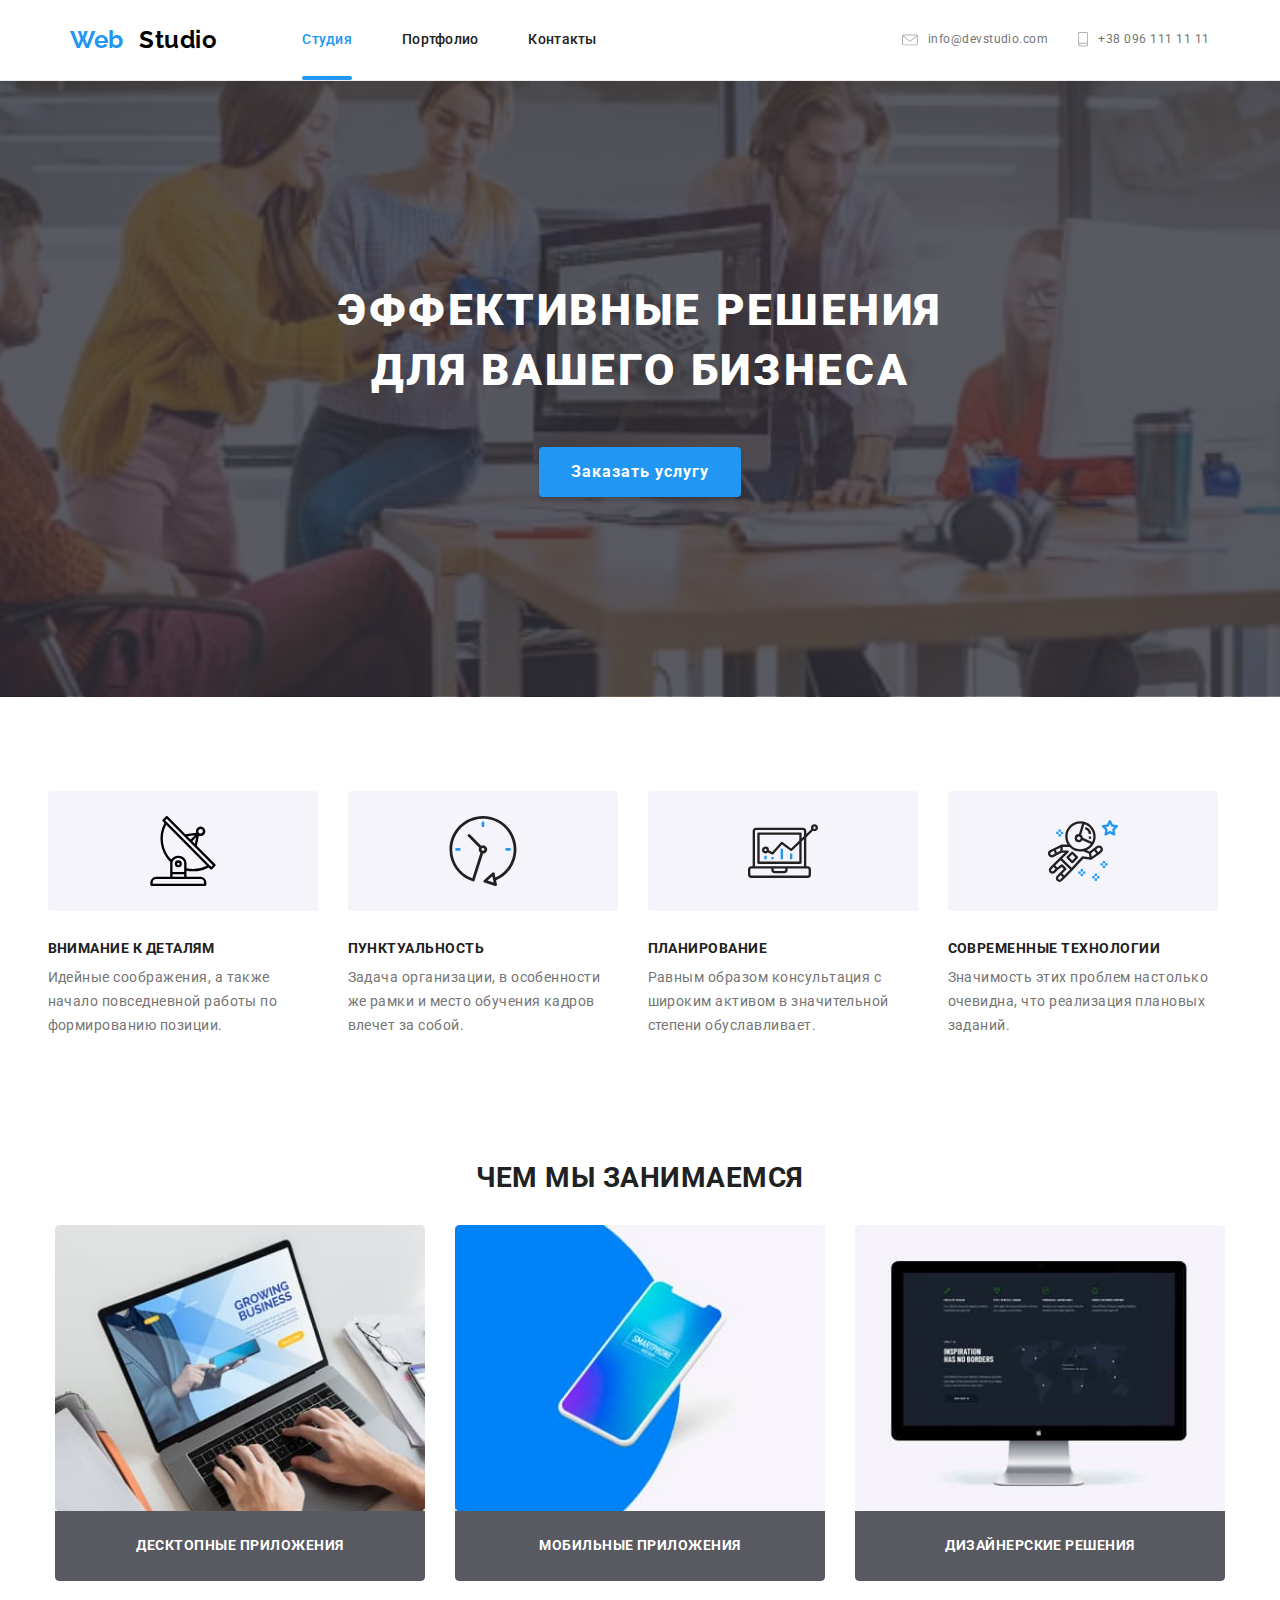
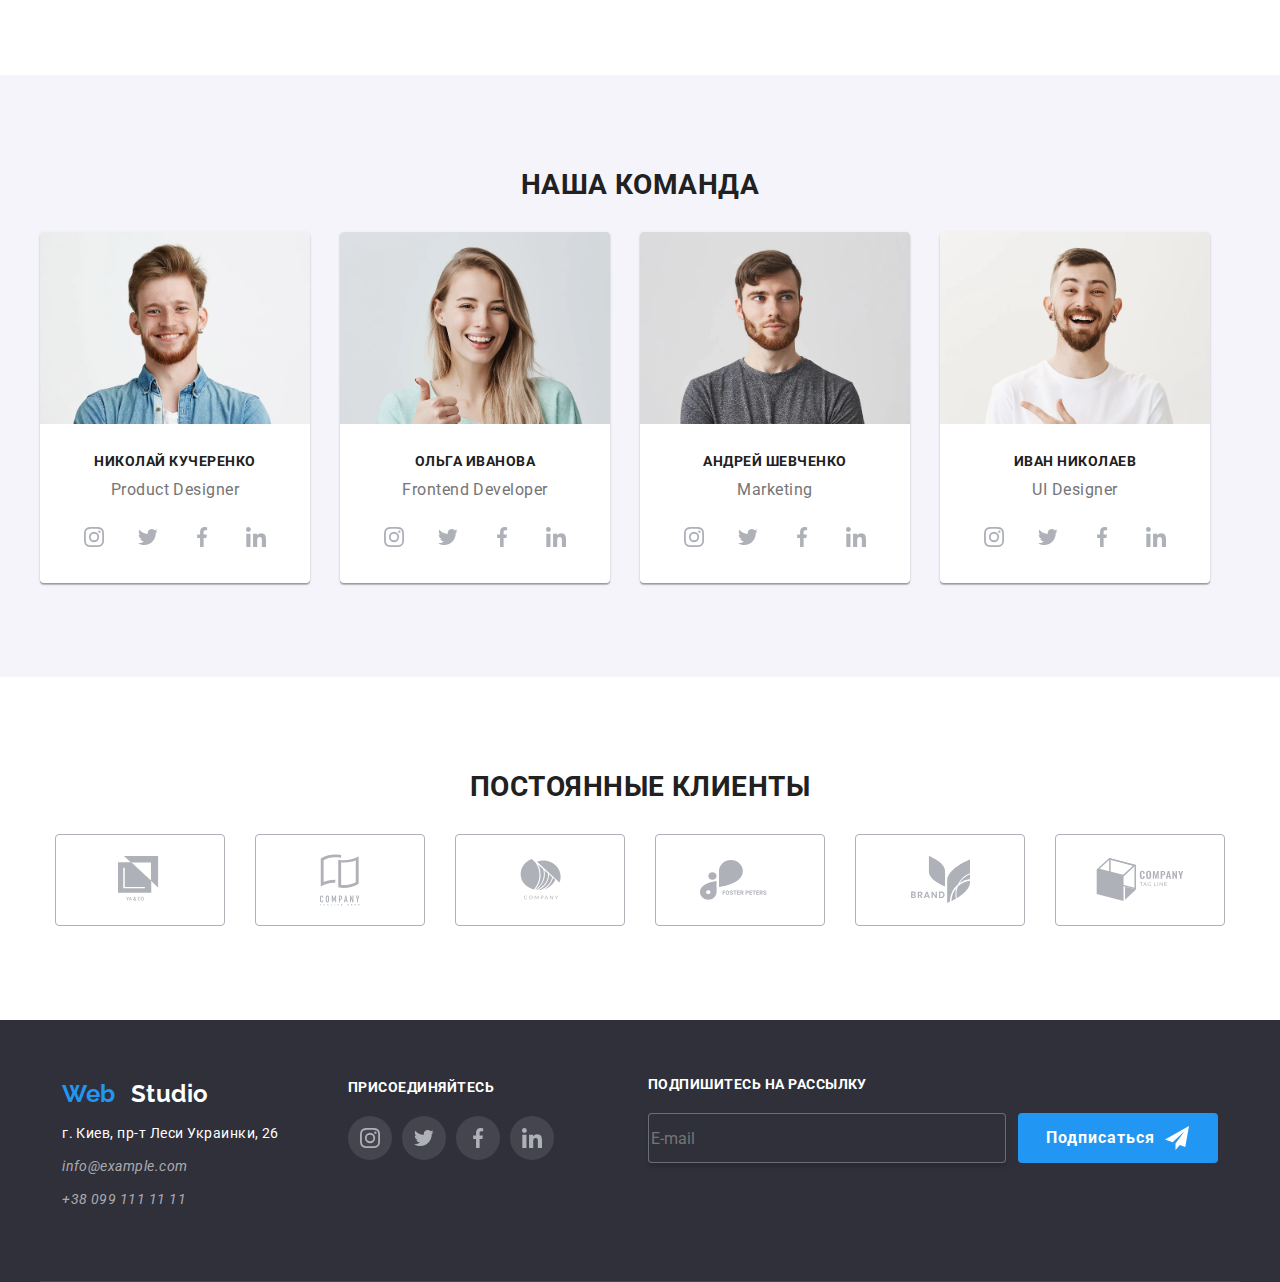
<file: index.html>
<!DOCTYPE html>
<html lang="ru">
  <head>
    <meta charset="UTF-8" />
    <meta name="viewport" content="width=device-width, initial-scale=1.0" />
    <title>Document</title>
    <link
      href="https://fonts.googleapis.com/css2?family=Raleway:wght@700&family=Roboto:wght@400;500;700&display=swap"
      rel="stylesheet"
    />

    <link
      rel="stylesheet"
      href="https://cdnjs.cloudflare.com/ajax/libs/modern-normalize/0.6.0/modern-normalize.min.css"
    />

    <link rel="stylesheet" href="./css/main.min.css" />
  </head>
  <body>
    <header class="roof">
      <div class="container head">
        <div class="logo-button">
          <a href="" class="logo">
            <span class="logo-modification">Web </span>Studio
          </a>

          <button
            type="button"
            class="menu-button is-open"
            aria-expanded="false"
            aria-colcount="container-menu"
            data-menu-button
          >
            <svg
              class="button-icon"
              width="40"
              height="40"
              aria-label="Переключатель мобильного меню"
            >
              <use
                class="icon-menu"
                href="./images/sprite.svg#icon-close_40px"
              ></use>
              <use
                class="icon-close"
                href="./images/sprite.svg#icon-menu_40px"
              ></use>
            </svg>
          </button>
        </div>

        <div class="container-menu" id="container-menu" data-menu>
          <nav class="head">
            <ul class="site-nav list">
              <li class="item"><a href="" class="link current">Студия</a></li>
              <li class="item">
                <a href="./portfolio.html" class="link">Портфолио</a>
              </li>
              <li class="item"><a href="" class="link">Контакты</a></li>
            </ul>
          </nav>

          <ul class="contacts list">
            <li class="item">
              <svg class="contacts-icon" width="16" height="14">
                <use href="./images/sprite.svg#icon-envelope"></use>
              </svg>

              <a href="mailto:info@devstudio.com" class="link"
                >info@devstudio.com</a
              >
            </li>
            <li class="item">
              <svg class="contacts-icon" width="10" height="15">
                <use href="./images/sprite.svg#icon-smartphone"></use>
              </svg>

              <a href="tel:+380961111111" class="link">+38 096 111 11 11</a>
            </li>
          </ul>
        </div>
      </div>
    </header>

    <main>
      <!--Герой-->
      <div class="overlay">
        <section class="hero">
          <h1 class="hero-title">
            эффективные решения <br />
            для вашего бизнеса
          </h1>
          <button class="button" data-modal-open>Заказать услугу</button>
          <!-- <a href="" class="button" data-modal-open>Заказать услугу</a> -->
        </section>
      </div>
      <!--Наши преимущества-->
      <section class="section advantages">
        <div class="container">
          <h2 class="section-title second visually-hidden">
            Наши преимущества
          </h2>
          <ul class="advantages-list list">
            <li class="advantages-item">
              <h3 class="section-title advantages">Внимание к деталям</h3>
              <p class="section-paragraph">
                Идейные соображения, а также начало повседневной работы по
                формированию позиции.
              </p>
            </li>
            <li class="advantages-item">
              <h3 class="section-title advantages">Пунктуальность</h3>
              <p class="section-paragraph">
                Задача организации, в особенности же рамки и место обучения
                кадров влечет за собой.
              </p>
            </li>
            <li class="advantages-item">
              <h3 class="section-title advantages">Планирование</h3>
              <p class="section-paragraph">
                Равным образом консультация с широким активом в значительной
                степени обуславливает.
              </p>
            </li>
            <li class="advantages-item">
              <h3 class="section-title advantages">Современные технологии</h3>
              <p class="section-paragraph">
                Значимость этих проблем настолько очевидна, что реализация
                плановых заданий.
              </p>
            </li>
          </ul>
        </div>
      </section>
      <!--Чем мы занимаемся-->
      <section class="section work">
        <div class="container">
          <h2 class="section-title second">
            Чем мы занимаемся
          </h2>
          <ul class="work list">
            <li class="item">
              <img
                class="picture"
                src="./images/desktop_applications.jpg"
                alt=""
                width="370"
                height="294"
              />
              <h3 class="section-title variation">Десктопные приложения</h3>
            </li>
            <li class="item">
              <img
                class="picture"
                src="./images/mobile_applications.jpg"
                alt=""
                width="370"
                height="294"
              />
              <h3 class="section-title variation">Мобильные приложения</h3>
            </li>
            <li class="item">
              <img
                class="picture"
                src="./images/design_solutions.jpg"
                alt=""
                width="370"
                height="294"
              />
              <h3 class="section-title variation">Дизайнерские решения</h3>
            </li>
          </ul>
        </div>
      </section>
      <!--Наша команда-->
      <section class="section team">
        <div class="container">
          <h2 class="section-title second">Наша команда</h2>
          <ul class="team-list list">
            <li class="team-list-item">
              <picture>
                <source
                  srcset="
                    ./images/nikolay_kucherenko/img@1x.webp  480w,
                    ./images/nikolay_kucherenko/img@2x.webp  900w,
                    ./images/nikolay_kucherenko/img@3x.webp 1350w
                  "
                  type="image/webp"
                />
                <img
                  class="picture"
                  srcset="
                    ./images/nikolay_kucherenko/img@1x.jpg  480w,
                    ./images/nikolay_kucherenko/img@2x.jpg  900w,
                    ./images/nikolay_kucherenko/img@3x.jpg 1350w
                  "
                  src="./images/nikolay_kucherenko/img@1x.jpg"
                  alt="Николай Кучеренко"
                  sizes="(min-width: 1200px) 25vw, (min-width: 768px) 50vw, 100vw"
                />
              </picture>
              <h3 class="section-title">Николай Кучеренко</h3>
              <p class="section-paragraph team">Product Designer</p>

              <ul class="networks list">
                <li class="item">
                  <a href="" class="link" aria-label="Instagram">
                    <svg class="networks-icon">
                      <use href="./images/sprite.svg#icon-instagram"></use>
                    </svg>
                  </a>
                </li>
                <li class="item">
                  <a href="" class="link" aria-label="Twiteer">
                    <svg class="networks-icon">
                      <use href="./images/sprite.svg#icon-twiteer"></use>
                    </svg>
                  </a>
                </li>
                <li class="item">
                  <a href="" class="link" aria-label="Facebook">
                    <svg class="networks-icon">
                      <use href="./images/sprite.svg#icon-facebook"></use>
                    </svg>
                  </a>
                </li>
                <li class="item">
                  <a href="" class="link" aria-label="LinkedIn">
                    <svg class="networks-icon">
                      <use href="./images/sprite.svg#icon-linkedin"></use>
                    </svg>
                  </a>
                </li>
              </ul>
            </li>
            <li class="team-list-item">
              <picture>
                <source
                  srcset="
                    ./images/olga_ivanova/img@1x.webp  480w,
                    ./images/olga_ivanova/img@2x.webp  900w,
                    ./images/olga_ivanova/img@3x.webp 1350w
                  "
                  type="image/webp"
                />
                <img
                  class="picture"
                  srcset="
                    ./images/olga_ivanova/img@1x.jpg  480w,
                    ./images/olga_ivanova/img@2x.jpg  900w,
                    ./images/olga_ivanova/img@3x.jpg 1350w
                  "
                  src="./images/olga_ivanova/img@1x.jpg"
                  alt="Ольга Иванова"
                  sizes="(min-width: 1200px) 25vw, (min-width: 768px) 50vw, 100vw"
                />
              </picture>
              <h3 class="section-title">Ольга Иванова</h3>
              <p class="section-paragraph team">Frontend Developer</p>

              <ul class="networks list">
                <li class="item">
                  <a href="" class="link" aria-label="Instagram">
                    <svg class="networks-icon">
                      <use href="./images/sprite.svg#icon-instagram"></use>
                    </svg>
                  </a>
                </li>
                <li class="item">
                  <a href="" class="link" aria-label="Twiteer">
                    <svg class="networks-icon">
                      <use href="./images/sprite.svg#icon-twiteer"></use>
                    </svg>
                  </a>
                </li>
                <li class="item">
                  <a href="" class="link" aria-label="Facebook">
                    <svg class="networks-icon">
                      <use href="./images/sprite.svg#icon-facebook"></use>
                    </svg>
                  </a>
                </li>
                <li class="item">
                  <a href="" class="link" aria-label="LinkedIn">
                    <svg class="networks-icon">
                      <use href="./images/sprite.svg#icon-linkedin"></use>
                    </svg>
                  </a>
                </li>
              </ul>
            </li>

            <li class="team-list-item">
              <picture>
                <source
                  srcset="
                    ./images/andrey_shevchenko/img@1x.webp  480w,
                    ./images/andrey_shevchenko/img@2x.webp  900w,
                    ./images/andrey_shevchenko/img@3x.webp 1350w
                  "
                  type="image/webp"
                />
                <img
                  class="picture"
                  srcset="
                    ./images/andrey_shevchenko/img@1x.jpg  480w,
                    ./images/andrey_shevchenko/img@2x.jpg  900w,
                    ./images/andrey_shevchenko/img@3x.jpg 1350w
                  "
                  src="./images/andrey_shevchenko/img@1x.jpg"
                  alt="Андрей Шевченко"
                  sizes="(min-width: 1200px) 25vw, (min-width: 768px) 50vw, 100vw"
                />
              </picture>
              <h3 class="section-title">Андрей Шевченко</h3>
              <p class="section-paragraph team">Marketing</p>

              <ul class="networks list">
                <li class="item">
                  <a href="" class="link" aria-label="Instagram">
                    <svg class="networks-icon">
                      <use href="./images/sprite.svg#icon-instagram"></use>
                    </svg>
                  </a>
                </li>
                <li class="item">
                  <a href="" class="link" aria-label="Twiteer">
                    <svg class="networks-icon">
                      <use href="./images/sprite.svg#icon-twiteer"></use>
                    </svg>
                  </a>
                </li>
                <li class="item">
                  <a href="" class="link" aria-label="Facebook">
                    <svg class="networks-icon">
                      <use href="./images/sprite.svg#icon-facebook"></use>
                    </svg>
                  </a>
                </li>
                <li class="item">
                  <a href="" class="link" aria-label="LinkedIn">
                    <svg class="networks-icon">
                      <use href="./images/sprite.svg#icon-linkedin"></use>
                    </svg>
                  </a>
                </li>
              </ul>
            </li>
            <li class="team-list-item">
              <picture>
                <source
                  srcset="
                    ./images/ivan_nikolaev/img@1x.webp  480w,
                    ./images/ivan_nikolaev/img@2x.webp  900w,
                    ./images/ivan_nikolaev/img@3x.webp 1350w
                  "
                  type="image/webp"
                />
                <img
                  class="picture"
                  srcset="
                    ./images/ivan_nikolaev/img@1x.jpg  480w,
                    ./images/ivan_nikolaev/img@2x.jpg  900w,
                    ./images/ivan_nikolaev/img@3x.jpg 1350w
                  "
                  src="./images/ivan_nikolaev/img@1x.jpg"
                  alt="Иван Николаев"
                  sizes="(min-width: 1200px) 25vw, (min-width: 768px) 50vw, 100vw"
                />
              </picture>
              <h3 class="section-title">Иван Николаев</h3>
              <p class="section-paragraph team">UI Designer</p>

              <ul class="networks list">
                <li class="item">
                  <a href="" class="link" aria-label="Instagram">
                    <svg class="networks-icon">
                      <use href="./images/sprite.svg#icon-instagram"></use>
                    </svg>
                  </a>
                </li>
                <li class="item">
                  <a href="" class="link" aria-label="Twiteer">
                    <svg class="networks-icon">
                      <use href="./images/sprite.svg#icon-twiteer"></use>
                    </svg>
                  </a>
                </li>
                <li class="item">
                  <a href="" class="link" aria-label="Facebook">
                    <svg class="networks-icon">
                      <use href="./images/sprite.svg#icon-facebook"></use>
                    </svg>
                  </a>
                </li>
                <li class="item">
                  <a href="" class="link" aria-label="LinkedIn">
                    <svg class="networks-icon">
                      <use href="./images/sprite.svg#icon-linkedin"></use>
                    </svg>
                  </a>
                </li>
              </ul>
            </li>
          </ul>
        </div>
      </section>
      <!--Постоянные клиенты-->
      <section class="section customers">
        <div class="container">
          <h2 class="section-title second">Постоянные клиенты</h2>
          <ul class="customers-list list">
            <li class="item">
              <a href="" class="customers-link" aria-label="YA & CO">
                <svg class="customers-icon" width="44" height="47">
                  <use href="./images/sprite.svg#icon-logo_1"></use>
                </svg>
              </a>
            </li>
            <li class="item">
              <a
                href=""
                class="customers-link"
                aria-label="COMPANY TAGLINE HERE"
              >
                <svg class="customers-icon" width="40" height="52">
                  <use href="./images/sprite.svg#icon-logo_2"></use>
                </svg>
              </a>
            </li>
            <li class="item">
              <a href="" class="customers-link" aria-label="COMPANY">
                <svg class="customers-icon" width="41" height="41">
                  <use href="./images/sprite.svg#icon-logo_3"></use>
                </svg>
              </a>
            </li>
            <li class="item">
              <a href="" class="customers-link" aria-label="FOSTER PETERS">
                <svg class="customers-icon" width="82" height="40">
                  <use href="./images/sprite.svg#icon-logo_4"></use>
                </svg>
              </a>
            </li>
            <li class="item">
              <a href="" class="customers-link" aria-label="BRAND">
                <svg class="customers-icon" width="59" height="47">
                  <use href="./images/sprite.svg#icon-logo_5"></use>
                </svg>
              </a>
            </li>
            <li class="item">
              <a href="" class="customers-link" aria-label="COMPANY TAG LINE">
                <svg class="customers-icon" width="88" height="44">
                  <use href="./images/sprite.svg#icon-logo_6"></use>
                </svg>
              </a>
            </li>
          </ul>
        </div>
      </section>
    </main>

    <footer class="basement">
      <div class="container foot">
        <div class="basement-join">
          <div class="basement-section">
            <a href="" class="logo">
              <span class="logo-modification">Web</span>
              <span class="logo-modification-foot">Studio</span>
            </a>
            <address class="address">
              <p class="direction list">г. Киев, пр-т Леси Украинки, 26</p>

              <a href="mailto:info@example.com" class="basement-link"
                >info@example.com</a
              >

              <a href="tel:+380991111111" class="basement-link"
                >+38 099 111 11 11</a
              >
            </address>
          </div>

          <div class="join-section">
            <b class="join">присоединяйтесь</b>
            <ul class="networks list">
              <li class="item">
                <a href="" class="link" aria-label="Instagram">
                  <svg class="networks-icon">
                    <use href="./images/sprite.svg#icon-instagram"></use>
                  </svg>
                </a>
              </li>
              <li class="item">
                <a href="" class="link" aria-label="Twiteer">
                  <svg class="networks-icon">
                    <use href="./images/sprite.svg#icon-twiteer"></use>
                  </svg>
                </a>
              </li>
              <li class="item">
                <a href="" class="link" aria-label="Facebook">
                  <svg class="networks-icon">
                    <use href="./images/sprite.svg#icon-facebook"></use>
                  </svg>
                </a>
              </li>
              <li class="item">
                <a href="" class="link" aria-label="LinkedIn">
                  <svg class="networks-icon">
                    <use href="./images/sprite.svg#icon-linkedin"></use>
                  </svg>
                </a>
              </li>
            </ul>
          </div>
        </div>

        <div class="mailing">
          <b class="mailing-title"> Подпишитесь на рассылку</b>
          <div class="mailing-grup">
            <form>
              <input type="email" placeholder="E-mail" class="mailing-input" />
            </form>
            <button class="button">
              Подписаться
              <svg class="mailing-icon">
                <use href="./images/sprite.svg#icon-icon_send"></use>
              </svg>
            </button>
          </div>
        </div>
      </div>
      <!--  <p class="copyright">2020 | Developed by GoIT Students</p> -->
    </footer>

    <!--Модальное окно-->
    <div class="backdrop is-hidden" data-modal>
      <div class="modal">
        <form class="form" autocomplete="off">
          <b class="form-title">Оставьте свои данные, мы вам презвоним</b>

          <div class="form-field">
            <input
              type="text"
              name="name"
              id="name"
              class="form-input"
              placeholder=" "
            />
            <label for="name" class="form-lable">Имя</label>

            <svg class="form-icon" width="18" height="18">
              <use href="./images/sprite.svg#icon-person"></use>
            </svg>
          </div>

          <div class="form-field">
            <input
              type="tel"
              name="tel"
              id="tel"
              class="form-input"
              placeholder=" "
            />
            <label for="tel" class="form-lable">Телефон</label>

            <svg class="form-icon" width="18" height="18">
              <use href="./images/sprite.svg#icon-phone"></use>
            </svg>
          </div>

          <div class="form-field">
            <input
              type="email"
              name="email"
              id="email"
              class="form-input"
              placeholder=" "
            />
            <label for="email" class="form-lable">Почта</label>

            <svg class="form-icon" width="18" height="18">
              <use href="./images/sprite.svg#icon-email"></use>
            </svg>
          </div>

          <div class="form-field">
            <textarea
              class="comment"
              name="comment"
              id="comment"
              placeholder=" "
            ></textarea>
            <label for="comment" class="form-textarea">Комментарий</label>
          </div>

          <div class="form-policy">
            <label class="policy-lable">
              <input type="checkbox" name="policy" class="checkbox" />
              <span class="checkbox-icon"></span>
              Соглашаюсь с рассылкой и принимаю
              <span>
                <a href="" class="policy-terms">Условия договора</a>
              </span>
            </label>
          </div>

          <button type="submit" class="button">Отправить</button>

          <button class="button-close" aria-expanded="false" data-modal-close>
            <svg class="icon-close" width="30" height="30">
              <use href="./images/sprite.svg#icon-close"></use>
            </svg>
          </button>
        </form>
      </div>
    </div>
    <script src="./js/modal.js"></script>
    <script src="./js/menu.js"></script>
  </body>
</html>
</file>
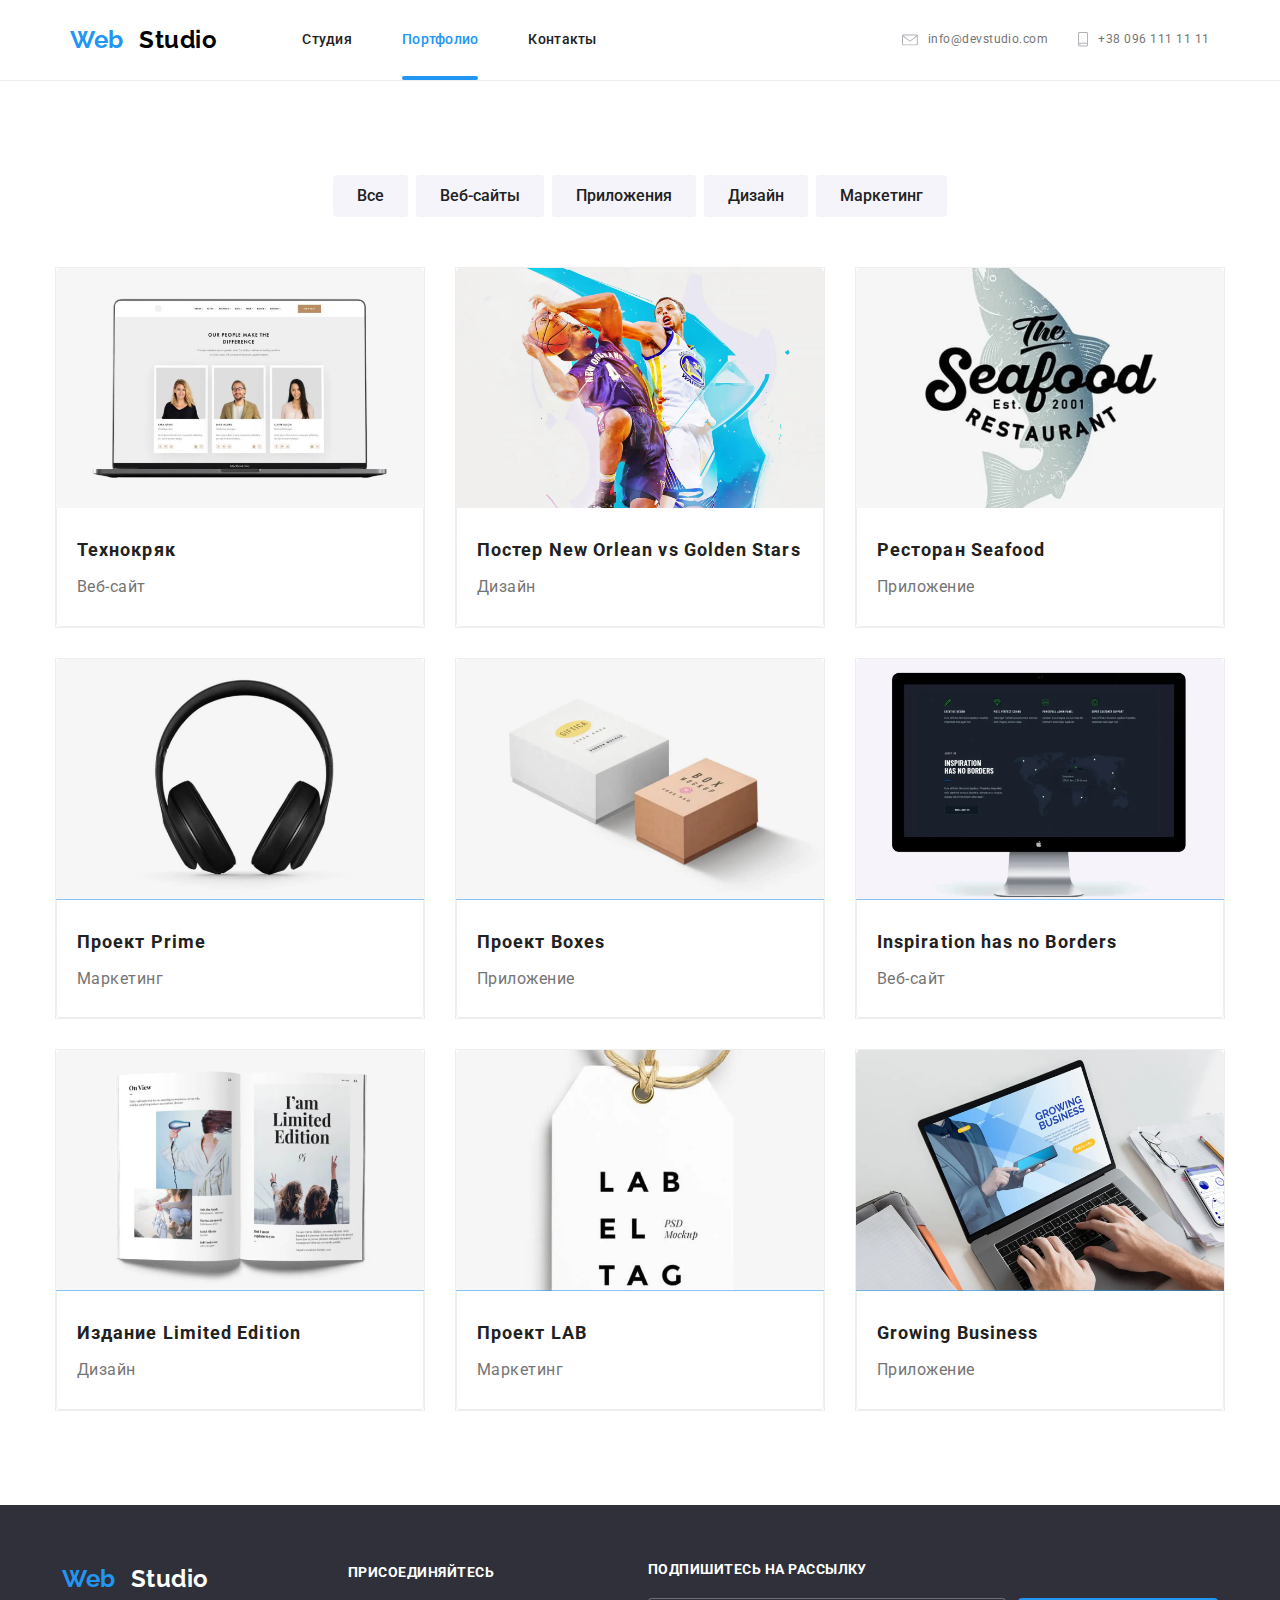
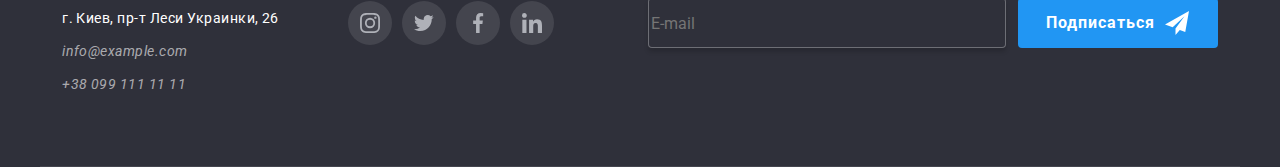
<file: portfolio.html>
<!DOCTYPE html>
<html lang="ru">
  <head>
    <meta charset="UTF-8" />
    <meta name="viewport" content="width=device-width, initial-scale=1.0" />
    <title>Document</title>
    <link
      href="https://fonts.googleapis.com/css2?family=Raleway:wght@700&family=Roboto:wght@400;500;700&display=swap"
      rel="stylesheet"
    />

    <link
      rel="stylesheet"
      href="https://cdnjs.cloudflare.com/ajax/libs/modern-normalize/0.6.0/modern-normalize.min.css"
    />

    <link rel="stylesheet" href="./css//main.min.css" />
  </head>

  <body>
    <header class="roof">
      <div class="container head">
        <div class="logo-button">
          <a href="" class="logo">
            <span class="logo-modification">Web </span>Studio
          </a>

          <button
            type="button"
            class="menu-button is-open"
            aria-expanded="false"
            aria-colcount="container-menu"
            data-menu-button
          >
            <svg
              class="button-icon"
              width="40"
              height="40"
              aria-label="Переключатель мобильного меню"
            >
              <use
                class="icon-menu"
                href="./images/sprite.svg#icon-close_40px"
              ></use>
              <use
                class="icon-close"
                href="./images/sprite.svg#icon-menu_40px"
              ></use>
            </svg>
          </button>
        </div>

        <div class="container-menu" id="container-menu" data-menu>
          <nav class="head">
            <ul class="site-nav list">
              <li class="item"><a href="index.html" class="link">Студия</a></li>
              <li class="item">
                <a href="./portfolio.html" class="link current">Портфолио</a>
              </li>
              <li class="item"><a href="" class="link">Контакты</a></li>
            </ul>
          </nav>

          <ul class="contacts list">
            <li class="item">
              <svg class="contacts-icon" width="16" height="14">
                <use href="./images/sprite.svg#icon-envelope"></use>
              </svg>

              <a href="mailto:info@devstudio.com" class="link"
                >info@devstudio.com</a
              >
            </li>
            <li class="item">
              <svg class="contacts-icon" width="10" height="15">
                <use href="./images/sprite.svg#icon-smartphone"></use>
              </svg>

              <a href="tel:+380961111111" class="link">+38 096 111 11 11</a>
            </li>
          </ul>
        </div>
      </div>
    </header>

    <main>
      <!--Наши работы-->
      <section class="portfolio">
        <div class="container">
          <h1 class="portfolio-title visually-hidden">наши работы</h1>
          <ul class="button-list list">
            <li class="item">
              <button type="button" class="portfolio-button">Все</button>
            </li>
            <li class="item">
              <button type="button" class="portfolio-button">Веб-сайты</button>
            </li>
            <li class="item">
              <button type="button" class="portfolio-button">Приложения</button>
            </li>
            <li class="item">
              <button type="button" class="portfolio-button">Дизайн</button>
            </li>
            <li class="item">
              <button type="button" class="portfolio-button">Маркетинг</button>
            </li>
          </ul>

          <ul class="portfolio-list list">
            <li class="portfolio-element">
              <a href="" class="example">
                <div class="portfolio-container">
                  <picture>
                    <source
                      srcset="
                        ./images/Portfolio/technokryak/img@1x.webp  480w,
                        ./images/Portfolio/technokryak/img@2x.webp  900w,
                        ./images/Portfolio/technokryak/img@3x.webp 1350w
                      "
                      type="image/webp"
                    />
                    <img
                      class="picture"
                      srcset="
                        ./images/Portfolio/technokryak/img@1x.jpg  480w,
                        ./images/Portfolio/technokryak/img@2x.jpg  900w,
                        ./images/Portfolio/technokryak/img@3x.jpg 1350w
                      "
                      src="./images/Portfolio/technokryak/img@1x.jpg"
                      alt=""
                      sizes="(min-width: 1200px) 25vw, (min-width: 768px) 50vw, 100vw"
                    />
                  </picture>

                  <p class="description">
                    Технокряк это современная площадка распространения
                    коронавируса. Компании используют эту платформу для
                    цифрового шпионажа и атак на защищённые сервера конкурентов.
                  </p>
                </div>

                <div class="content">
                  <h2 class="title">Технокряк</h2>
                  <p class="text">Веб-сайт</p>
                </div>
              </a>
            </li>
            <li class="portfolio-element">
              <a href="" class="example">
                <div class="portfolio-container">
                  <picture>
                    <source
                      srcset="
                        ./images/Portfolio/new_orlean_vs_golden_star/img@1x.webp  480w,
                        ./images/Portfolio/new_orlean_vs_golden_star/img@2x.webp  900w,
                        ./images/Portfolio/new_orlean_vs_golden_star/img@3x.webp 1350w
                      "
                      type="image/webp"
                    />
                    <img
                      class="picture"
                      srcset="
                        ./images/Portfolio/new_orlean_vs_golden_star/img@1x.jpg  480w,
                        ./images/Portfolio/new_orlean_vs_golden_star/img@2x.jpg  900w,
                        ./images/Portfolio/new_orlean_vs_golden_star/img@3x.jpg 1350w
                      "
                      src="./images/Portfolio/new_orlean_vs_golden_star/img@1x.jpg"
                      alt=""
                      sizes="(min-width: 1200px) 25vw, (min-width: 768px) 50vw, 100vw"
                    />
                  </picture>

                  <p class="description">
                    Lorem ipsum, dolor sit amet consectetur adipisicing elit.
                    Sapiente nostrum, molestiae modi unde maxime nihil nemo
                    consectetur nam accusantium, veniam iste dolorem
                    perspiciatis, saepe eligendi error mollitia exercitationem?
                    Officia, explicabo?
                  </p>
                </div>
                <div class="content">
                  <h2 class="title">Постер New Orlean vs Golden Stars</h2>
                  <p class="text">Дизайн</p>
                </div>
              </a>
            </li>
            <li class="portfolio-element">
              <a href="" class="example">
                <div class="portfolio-container">
                  <picture>
                    <source
                      srcset="
                        ./images/Portfolio/seafood/img@1x.webp  480w,
                        ./images/Portfolio/seafood/img@2x.webp  900w,
                        ./images/Portfolio/seafood/img@3x.webp 1350w
                      "
                      type="image/webp"
                    />
                    <img
                      class="picture"
                      srcset="
                        ./images/Portfolio/seafood/img@1x.jpg  480w,
                        ./images/Portfolio/seafood/img@2x.jpg  900w,
                        ./images/Portfolio/seafood/img@3x.jpg 1350w
                      "
                      src="./images/Portfolio/seafood/img@1x.jpg"
                      alt=""
                      sizes="(min-width: 1200px) 25vw, (min-width: 768px) 50vw, 100vw"
                    />
                  </picture>
                  <p class="description">
                    Lorem ipsum, dolor sit amet consectetur adipisicing elit.
                    Sapiente nostrum, molestiae modi unde maxime nihil nemo
                    consectetur nam accusantium, veniam iste dolorem
                    perspiciatis, saepe eligendi error mollitia exercitationem?
                    Officia, explicabo?
                  </p>
                </div>
                <div class="content">
                  <h2 class="title">Ресторан Seafood</h2>
                  <p class="text">Приложение</p>
                </div>
              </a>
            </li>
            <li class="portfolio-element">
              <a href="" class="example">
                <div class="portfolio-container">
                  <picture>
                    <source
                      srcset="
                        ./images/Portfolio/prime/img@1x.webp  480w,
                        ./images/Portfolio/prime/img@2x.webp  900w,
                        ./images/Portfolio/prime/img@3x.webp 1350w
                      "
                      type="image/webp"
                    />
                    <img
                      class="picture"
                      srcset="
                        ./images/Portfolio/prime/img@1x.jpg  480w,
                        ./images/Portfolio/prime/img@2x.jpg  900w,
                        ./images/Portfolio/prime/img@3x.jpg 1350w
                      "
                      src="./images/Portfolio/prime/img@1x.jpg"
                      alt=""
                      sizes="(min-width: 1200px) 25vw, (min-width: 768px) 50vw, 100vw"
                    />
                  </picture>
                  <p class="description">
                    Lorem ipsum, dolor sit amet consectetur adipisicing elit.
                    Sapiente nostrum, molestiae modi unde maxime nihil nemo
                    consectetur nam accusantium, veniam iste dolorem
                    perspiciatis, saepe eligendi error mollitia exercitationem?
                    Officia, explicabo?
                  </p>
                </div>
                <div class="content">
                  <h2 class="title">Проект Prime</h2>
                  <p class="text">Маркетинг</p>
                </div>
              </a>
            </li>
            <li class="portfolio-element">
              <a href="" class="example">
                <div class="portfolio-container">
                  <picture>
                    <source
                      srcset="
                        ./images/Portfolio/boxes/img@1x.webp  480w,
                        ./images/Portfolio/boxes/img@2x.webp  900w,
                        ./images/Portfolio/boxes/img@3x.webp 1350w
                      "
                      type="image/webp"
                    />
                    <img
                      class="picture"
                      srcset="
                        ./images/Portfolio/boxes/img@1x.jpg  480w,
                        ./images/Portfolio/boxes/img@2x.jpg  900w,
                        ./images/Portfolio/boxes/img@3x.jpg 1350w
                      "
                      src="./images/Portfolio/boxes/img@1x.jpg"
                      alt=""
                      sizes="(min-width: 1200px) 25vw, (min-width: 768px) 50vw, 100vw"
                    />
                  </picture>
                  <p class="description">
                    Lorem ipsum, dolor sit amet consectetur adipisicing elit.
                    Sapiente nostrum, molestiae modi unde maxime nihil nemo
                    consectetur nam accusantium, veniam iste dolorem
                    perspiciatis, saepe eligendi error mollitia exercitationem?
                    Officia, explicabo?
                  </p>
                </div>
                <div class="content">
                  <h2 class="title">Проект Boxes</h2>
                  <p class="text">Приложение</p>
                </div>
              </a>
            </li>
            <li class="portfolio-element">
              <a href="" class="example">
                <div class="portfolio-container">
                  <picture>
                    <source
                      srcset="
                        ./images/Portfolio/inspiration_has_no_borders/img@1x.webp  480w,
                        ./images/Portfolio/inspiration_has_no_borders/img@2x.webp  900w,
                        ./images/Portfolio/inspiration_has_no_borders/img@3x.webp 1350w
                      "
                      type="image/webp"
                    />
                    <img
                      class="picture"
                      srcset="
                        ./images/Portfolio/inspiration_has_no_borders/img@1x.jpg  480w,
                        ./images/Portfolio/inspiration_has_no_borders/img@2x.jpg  900w,
                        ./images/Portfolio/inspiration_has_no_borders/img@3x.jpg 1350w
                      "
                      src="./images/Portfolio/inspiration_has_no_borders/img@1x.jpg"
                      alt=""
                      sizes="(min-width: 1200px) 25vw, (min-width: 768px) 50vw, 100vw"
                    />
                  </picture>
                  <p class="description">
                    Lorem ipsum, dolor sit amet consectetur adipisicing elit.
                    Sapiente nostrum, molestiae modi unde maxime nihil nemo
                    consectetur nam accusantium, veniam iste dolorem
                    perspiciatis, saepe eligendi error mollitia exercitationem?
                    Officia, explicabo?
                  </p>
                </div>
                <div class="content">
                  <h2 class="title">Inspiration has no Borders</h2>
                  <p class="text">Веб-сайт</p>
                </div>
              </a>
            </li>
            <li class="portfolio-element">
              <a href="" class="example">
                <div class="portfolio-container">
                  <picture>
                    <source
                      srcset="
                        ./images/Portfolio/limited_edition/img@1x.webp  480w,
                        ./images/Portfolio/limited_edition/img@2x.webp  900w,
                        ./images/Portfolio/limited_edition/img@3x.webp 1350w
                      "
                      type="image/webp"
                    />
                    <img
                      class="picture"
                      srcset="
                        ./images/Portfolio/limited_edition/img@1x.jpg  480w,
                        ./images/Portfolio/limited_edition/img@2x.jpg  900w,
                        ./images/Portfolio/limited_edition/img@3x.jpg 1350w
                      "
                      src="./images/Portfolio/limited_edition/img@1x.jpg"
                      alt=""
                      sizes="(min-width: 1200px) 25vw, (min-width: 768px) 50vw, 100vw"
                    />
                  </picture>
                  <p class="description">
                    Lorem ipsum, dolor sit amet consectetur adipisicing elit.
                    Sapiente nostrum, molestiae modi unde maxime nihil nemo
                    consectetur nam accusantium, veniam iste dolorem
                    perspiciatis, saepe eligendi error mollitia exercitationem?
                    Officia, explicabo?
                  </p>
                </div>
                <div class="content">
                  <h2 class="title">Издание Limited Edition</h2>
                  <p class="text">Дизайн</p>
                </div>
              </a>
            </li>
            <li class="portfolio-element">
              <a href="" class="example">
                <div class="portfolio-container">
                  <picture>
                    <source
                      srcset="
                        ./images/Portfolio/lab/img@1x.webp  480w,
                        ./images/Portfolio/lab/img@2x.webp  900w,
                        ./images/Portfolio/lab/img@3x.webp 1350w
                      "
                      type="image/webp"
                    />
                    <img
                      class="picture"
                      srcset="
                        ./images/Portfolio/lab/img@1x.jpg  480w,
                        ./images/Portfolio/lab/img@2x.jpg  900w,
                        ./images/Portfolio/lab/img@3x.jpg 1350w
                      "
                      src="./images/Portfolio/lab/img@1x.jpg"
                      alt=""
                      sizes="(min-width: 1200px) 25vw, (min-width: 768px) 50vw, 100vw"
                    />
                  </picture>
                  <p class="description">
                    Lorem ipsum, dolor sit amet consectetur adipisicing elit.
                    Sapiente nostrum, molestiae modi unde maxime nihil nemo
                    consectetur nam accusantium, veniam iste dolorem
                    perspiciatis, saepe eligendi error mollitia exercitationem?
                    Officia, explicabo?
                  </p>
                </div>
                <div class="content">
                  <h2 class="title">Проект LAB</h2>
                  <p class="text">Маркетинг</p>
                </div>
              </a>
            </li>
            <li class="portfolio-element">
              <a href="" class="example">
                <div class="portfolio-container">
                  <picture>
                    <source
                      srcset="
                        ./images/Portfolio/growing_business/img@1x.webp  480w,
                        ./images/Portfolio/growing_business/img@2x.webp  900w,
                        ./images/Portfolio/growing_business/img@3x.webp 1350w
                      "
                      type="image/webp"
                    />
                    <img
                      class="picture"
                      srcset="
                        ./images/Portfolio/growing_business/img@1x.jpg  480w,
                        ./images/Portfolio/growing_business/img@2x.jpg  900w,
                        ./images/Portfolio/growing_business/img@3x.jpg 1350w
                      "
                      src="./images/Portfolio/growing_business/img@1x.jpg"
                      alt=""
                      sizes="(min-width: 1200px) 25vw, (min-width: 768px) 50vw, 100vw"
                    />
                  </picture>
                  <p class="description">
                    Lorem ipsum, dolor sit amet consectetur adipisicing elit.
                    Sapiente nostrum, molestiae modi unde maxime nihil nemo
                    consectetur nam accusantium, veniam iste dolorem
                    perspiciatis, saepe eligendi error mollitia exercitationem?
                    Officia, explicabo?
                  </p>
                </div>
                <div class="content">
                  <h2 class="title">Growing Business</h2>
                  <p class="text">Приложение</p>
                </div>
              </a>
            </li>
          </ul>
        </div>
      </section>
    </main>

    <footer class="basement">
      <div class="container foot">
        <div class="basement-join">
          <div class="basement-section">
            <a href="" class="logo">
              <span class="logo-modification">Web</span>
              <span class="logo-modification-foot">Studio</span>
            </a>
            <address class="address">
              <p class="direction list">г. Киев, пр-т Леси Украинки, 26</p>

              <a href="mailto:info@example.com" class="basement-link"
                >info@example.com</a
              >

              <a href="tel:+380991111111" class="basement-link"
                >+38 099 111 11 11</a
              >
            </address>
          </div>

          <div class="join-section">
            <b class="join">присоединяйтесь</b>
            <ul class="networks list">
              <li class="item">
                <a href="" class="link" aria-label="Instagram">
                  <svg class="networks-icon">
                    <use href="./images/sprite.svg#icon-instagram"></use>
                  </svg>
                </a>
              </li>
              <li class="item">
                <a href="" class="link" aria-label="Twiteer">
                  <svg class="networks-icon">
                    <use href="./images/sprite.svg#icon-twiteer"></use>
                  </svg>
                </a>
              </li>
              <li class="item">
                <a href="" class="link" aria-label="Facebook">
                  <svg class="networks-icon">
                    <use href="./images/sprite.svg#icon-facebook"></use>
                  </svg>
                </a>
              </li>
              <li class="item">
                <a href="" class="link" aria-label="LinkedIn">
                  <svg class="networks-icon">
                    <use href="./images/sprite.svg#icon-linkedin"></use>
                  </svg>
                </a>
              </li>
            </ul>
          </div>
        </div>

        <div class="mailing">
          <b class="mailing-title"> Подпишитесь на рассылку</b>
          <div class="mailing-grup">
            <form>
              <input type="email" placeholder="E-mail" class="mailing-input" />
            </form>
            <button class="button">
              Подписаться
              <svg class="mailing-icon">
                <use href="./images/sprite.svg#icon-icon_send"></use>
              </svg>
            </button>
          </div>
        </div>
      </div>
      <!--  <p class="copyright">2020 | Developed by GoIT Students</p> -->
    </footer>

    <script src="./js/modal.js"></script>
    <script src="./js/menu.js"></script>
  </body>
</html>
</file>
<file: css/main.min.css>
.site-nav,.contacts,.advantages-list,.container .work,.networks,.customers-list,.portfolio-list,.button-list{list-style:none;margin:0;padding:0}.advantages .section-title.second,.portfolio-title{position:absolute;width:1px;height:1px;margin:-1px;border:0;padding:0;clip:rect(0 0 0 0);overflow:hidden}body{font-family:Roboto, sans-serif;letter-spacing:0.03em}img{display:block;max-width:100%;height:auto}.button{display:inline-block;min-width:200px;color:#ffffff;background-color:#2196f3;font-family:inherit;font-weight:700;font-size:16px;line-height:1.87;letter-spacing:0.06em;text-align:center;padding:10px 32px;border-radius:4px;text-decoration:none;border:none;cursor:pointer}.button:hover,.button :focus{background-color:#2196f3}.link{display:block}.roof{background-color:#fff;border-bottom:1px solid #ececec}.container.head{padding-top:0em;padding-bottom:0}@media screen and (min-width: 768px){.container.head{display:-webkit-box;display:-ms-flexbox;display:flex;-ms-flex-wrap:nowrap;flex-wrap:nowrap;-webkit-box-pack:center;-ms-flex-pack:center;justify-content:center;-webkit-box-align:center;-ms-flex-align:center;align-items:center;margin:0}}@media screen and (min-width: 1200px){.container.head{margin:auto}}.container-menu{text-align:center;background:#ffffff;-webkit-box-shadow:0px 1px 3px rgba(0,0,0,0.16),0px 2px 4px rgba(0,0,0,0.08),0px 4px 8px rgba(0,0,0,0.04);box-shadow:0px 1px 3px rgba(0,0,0,0.16),0px 2px 4px rgba(0,0,0,0.08),0px 4px 8px rgba(0,0,0,0.04)}@media screen and (max-width: 767px){.container-menu{display:none;position:absolute;top:100%;left:0;width:100%;z-index:1}.container-menu.is-open{display:block;-webkit-box-align:center;-ms-flex-align:center;align-items:center;-webkit-box-pack:center;-ms-flex-pack:center;justify-content:center}}@media screen and (min-width: 768px) and (max-width: 1199px){.container-menu{display:-webkit-box;display:-ms-flexbox;display:flex;-webkit-box-shadow:none;box-shadow:none;-webkit-box-align:center;-ms-flex-align:center;align-items:center;margin-left:81px}}@media screen and (min-width: 1200px){.container-menu{display:-webkit-box;display:-ms-flexbox;display:flex;-webkit-box-shadow:none;box-shadow:none;-webkit-box-align:center;-ms-flex-align:center;align-items:center}}.logo-button{display:-webkit-box;display:-ms-flexbox;display:flex;-webkit-box-align:center;-ms-flex-align:center;align-items:center;-webkit-box-pack:justify;-ms-flex-pack:justify;justify-content:space-between}@media screen and (min-width: 768px){.logo-button{-ms-flex-wrap:nowrap;flex-wrap:nowrap}}@media screen and (max-width: 767px){.site-nav{margin-left:0;margin-top:60px;margin-bottom:60px}}@media screen and (min-width: 768px){.site-nav{display:-webkit-box;display:-ms-flexbox;display:flex;-ms-flex-wrap:nowrap;flex-wrap:nowrap}}@media screen and (min-width: 1200px){.site-nav{margin-left:85px;margin-right:305px}}.site-nav .item{margin-right:50px;position:relative}@media screen and (max-width: 767px){.site-nav .item{margin-right:auto;margin-left:auto}.site-nav .item:not(:last-child){margin-bottom:40px}}@media screen and (min-width: 1200px){.site-nav .item:nth-child(3){margin-right:0}}.site-nav .link{display:block;padding-top:32px;padding-bottom:32px;color:#212121;font-weight:500;font-size:14px;line-height:1.14;letter-spacing:0.02em;text-decoration:none;-webkit-transition:color 250ms cubic-bezier(0.4, 0, 0.2, 1);transition:color 250ms cubic-bezier(0.4, 0, 0.2, 1)}@media screen and (max-width: 767px){.site-nav .link{display:inline-block;font-size:18px;line-height:1.16;padding-top:0;padding-bottom:8px}}.site-nav .link:hover,.site-nav .link :focus{color:#2196f3}.site-nav .link.current::after{content:"";position:absolute;display:block;background-color:#2196f3;width:100%;height:4px;border-radius:4px;bottom:0}@media screen and (max-width: 767px){.site-nav .link.current{position:relative}}.site-nav .link.current{color:#2196f3}.contacts{margin-left:auto}@media screen and (min-width: 768px){.contacts{-webkit-box-pack:start;-ms-flex-pack:start;justify-content:start;-webkit-box-orient:horizontal;-webkit-box-direction:normal;-ms-flex-direction:row;flex-direction:row}}@media screen and (min-width: 1200px){.contacts{display:-webkit-box;display:-ms-flexbox;display:flex;-ms-flex-wrap:nowrap;flex-wrap:nowrap}}.contacts .item{display:-webkit-box;display:-ms-flexbox;display:flex;-webkit-box-align:center;-ms-flex-align:center;align-items:center;padding:0;border:none;color:#afb1b8}@media screen and (max-width: 767px){.contacts .item{-webkit-box-pack:center;-ms-flex-pack:center;justify-content:center;-webkit-box-align:center;-ms-flex-align:center;align-items:center}.contacts .item+.item{margin-top:16px;margin-bottom:60px}}@media screen and (min-width: 768px){.contacts .item:nth-child(2){margin-top:10px}}@media screen and (min-width: 1200px){.contacts .item:nth-child(2){margin-top:0;margin-left:30px}}.contacts .item:hover .contacts-icon{fill:#2196f3}.contacts .link{text-decoration:none;color:#757575;-webkit-transition:color 250ms cubic-bezier(0.4, 0, 0.2, 1);transition:color 250ms cubic-bezier(0.4, 0, 0.2, 1)}.contacts .link:hover,.contacts .link :focus{color:#2196f3}@media screen and (min-width: 768px){.contacts .link{font-size:12px;line-height:1.16}}.contacts-icon{margin-right:10px;fill:currentColor;-webkit-transition:fill 250ms cubic-bezier(0.4, 0, 0.2, 1);transition:fill 250ms cubic-bezier(0.4, 0, 0.2, 1)}.menu-button{display:-webkit-inline-box;display:-ms-inline-flexbox;display:inline-flex;margin:0;padding:0;border:none;background-color:transparent;cursor:pointer}@media screen and (min-width: 768px){.menu-button{display:none}}.button-icon{-webkit-transition:fill 250ms cubic-bezier(0.4, 0, 0.2, 1);transition:fill 250ms cubic-bezier(0.4, 0, 0.2, 1)}.menu-button:hover .button-icon{fill:#2196f3}.menu-button .icon-close{display:none}.menu-button.is-open .icon-close{display:block}.menu-button.is-open .icon-menu{display:none}.container{position:relative;padding-left:15px;padding-right:15px;margin:0 auto}@media screen and (min-width: 768px){.container{width:768px;margin-right:auto;margin-left:auto}}@media screen and (min-width: 1200px){.container{width:1200px}}.logo{color:#000000;font-family:Raleway, sans-serif;font-weight:700;font-size:26px;line-height:1.19;text-decoration:none}@media screen and (min-width: 768px){.logo{font-size:24px;line-height:1.17}}.logo-modification{margin-right:9px;color:#2196f3}.overlay{margin-left:auto;margin-right:auto;background-image:-webkit-gradient(linear, left top, right top, from(rgba(47,48,58,0.8)), to(rgba(47,48,58,0.8))),url(../images/hero/header_img@1x.jpg);background-image:linear-gradient(to right, rgba(47,48,58,0.8), rgba(47,48,58,0.8)),url(../images/hero/header_img@1x.jpg);background-repeat:no-repeat;background-position:center;background-size:cover;background-color:rgba(47,48,58,0.8)}@media screen and (min-device-pixel-ratio: 2), screen and (-webkit-min-device-pixel-ratio: 2), screen and (min-resolution: 192dpi), screen and (min-resolution: 2dppx){.overlay{background-image:-webkit-gradient(linear, left top, right top, from(rgba(47,48,58,0.8)), to(rgba(47,48,58,0.8))),url(../images/hero/header_img@2x.jpg);background-image:linear-gradient(to right, rgba(47,48,58,0.8), rgba(47,48,58,0.8)),url(../images/hero/header_img@2x.jpg)}}@media screen and (min-device-pixel-ratio: 3), screen and (-webkit-min-device-pixel-ratio: 3), screen and (min-resolution: 288dpi), screen and (min-resolution: 3dppx){.overlay{background-image:-webkit-gradient(linear, left top, right top, from(rgba(47,48,58,0.8)), to(rgba(47,48,58,0.8))),url(../images/hero/header_img@3x.jpg);background-image:linear-gradient(to right, rgba(47,48,58,0.8), rgba(47,48,58,0.8)),url(../images/hero/header_img@3x.jpg)}}.hero{text-align:center;padding-top:118px;padding-bottom:118px}@media screen and (min-width: 1200px){.hero{padding-top:200px;padding-bottom:200px}}.hero-title{margin-top:0;margin-bottom:46px;color:#fff;font-weight:900;font-size:26px;line-height:1.61;letter-spacing:0.06em;text-transform:uppercase}@media screen and (min-width: 1200px){.hero-title{font-size:44px;line-height:1.36}}.hero .button{-webkit-box-shadow:0px 4px 4px rgba(0,0,0,0.15);box-shadow:0px 4px 4px rgba(0,0,0,0.15);border-radius:4px}.section-title{margin-top:0;margin-bottom:0;text-align:center;color:#212121;font-weight:700;font-size:14px;line-height:1.14;text-transform:uppercase}.section-paragraph{margin-top:0;margin-bottom:0;color:#757575;font-size:14px;line-height:1.71}.section .link:hover,.section .link :focus{background-color:#2196f3}.section-title.second{margin-top:0;margin-bottom:50px;color:#212121;font-weight:700;font-size:36px;line-height:1.17;text-align:center}@media screen and (max-width: 767px){.section-title.second{font-size:28px}}@media screen and (min-width: 768px){.section-title.second{display:-webkit-box;display:-ms-flexbox;display:flex;-webkit-box-pack:center;-ms-flex-pack:center;justify-content:center;font-size:28px;margin-bottom:30px}}.section.advantages{padding-top:60px;padding-bottom:60px}@media screen and (min-width: 768px){.section.advantages{padding-right:15px;padding-left:15px}}@media screen and (min-width: 1200px){.section.advantages{padding-top:94px;padding-bottom:94px}}.advantages-list{display:-webkit-box;display:-ms-flexbox;display:flex;-webkit-box-pack:center;-ms-flex-pack:center;justify-content:center;-webkit-box-align:center;-ms-flex-align:center;align-items:center;-ms-flex-wrap:wrap;flex-wrap:wrap;margin-right:-15px;margin-left:-15px}@media screen and (min-width: 768px){.advantages-list{-webkit-box-align:stretch;-ms-flex-align:stretch;align-items:stretch}}.advantages-item::before{content:"";display:block;height:120px;margin-bottom:30px;border-radius:4px;background-repeat:no-repeat;background-size:70px 70px;background-position:center;background-color:#f5f4fa}@media screen and (max-width: 767px){.advantages-item{margin-right:auto;margin-left:auto;width:450px}.advantages-item:not(:last-child){margin-bottom:30px}}@media screen and (min-width: 768px){.advantages-item{-ms-flex-preferred-size:calc((100% - 4 * 15px) / 2);flex-basis:calc((100% - 4 * 15px) / 2);margin-right:30px;margin-bottom:30px}}@media screen and (min-width: 768px) and (min-width: 768px){.advantages-item:nth-last-child(-n+2){margin-bottom:0}}@media screen and (min-width: 1200px){.advantages-item{-ms-flex-preferred-size:calc((100% - 8 * 15px) / 4);flex-basis:calc((100% - 8 * 15px) / 4)}.advantages-item:nth-child(4){margin-right:15px}}.advantages-item:nth-child(1)::before{background-image:url(../images/antenna.svg)}.advantages-item:nth-child(2)::before{background-image:url(../images/clock.svg)}.advantages-item:nth-child(3)::before{background-image:url(../images/diagram.svg)}.advantages-item:nth-child(4)::before{background-image:url(../images/astronaut.svg)}.advantages-list .item{width:278px}.advantages-item .link{padding:25px 100px;margin-bottom:30px;background:#f5f4fa;border-radius:4px}.section-title.advantages{display:-webkit-box;display:-ms-flexbox;display:flex;-webkit-box-pack:center;-ms-flex-pack:center;justify-content:center;margin-bottom:10px;text-align:left}@media screen and (min-width: 768px){.section-title.advantages{-webkit-box-pack:start;-ms-flex-pack:start;justify-content:flex-start}}.work .item{position:relative;-ms-flex-preferred-size:calc((100% - 4 * 15px) / 2);flex-basis:calc((100% - 4 * 15px) / 2)}.variation{bottom:0;width:100%}.section.work{padding-top:0;padding-bottom:94px}@media screen and (max-width: 1199px){.section.work{display:none}}.list.work .section-title{color:#ffffff;background:rgba(47,48,58,0.8);border-radius:0px 0px 4px 4px;padding-top:27px;padding-bottom:27px}.container .work{display:-webkit-box;display:-ms-flexbox;display:flex;-webkit-box-pack:center;-ms-flex-pack:center;justify-content:center}.work .item{width:370px;border-radius:4px;overflow:hidden}.work .item+.item{margin-left:30px}.section.team{padding-top:60px;padding-bottom:60px;background-color:#f5f4fa}@media screen and (min-width: 768px){.section.team{padding-right:15px;padding-left:15px}}@media screen and (min-width: 1200px){.section.team{padding-top:94px;padding-bottom:94px}}.team-list{display:-webkit-box;display:-ms-flexbox;display:flex;-webkit-box-pack:center;-ms-flex-pack:center;justify-content:center;margin:0;padding:0;list-style:none}@media screen and (min-width: 480px){.team-list{display:-webkit-box;display:-ms-flexbox;display:flex;-ms-flex-wrap:wrap;flex-wrap:wrap;margin-right:-15px;margin-left:-15px}}.team-list-item{background-color:#ffffff;padding-bottom:24px;border-radius:4px;overflow:hidden;-webkit-box-shadow:0px 2px 1px rgba(0,0,0,0.2),0px 1px 1px rgba(0,0,0,0.14),0px 1px 3px rgba(0,0,0,0.12);box-shadow:0px 2px 1px rgba(0,0,0,0.2),0px 1px 1px rgba(0,0,0,0.14),0px 1px 3px rgba(0,0,0,0.12)}@media screen and (max-width: 767px){.team-list-item{width:450px}.team-list-item:not(:last-child){margin-bottom:30px}}@media screen and (min-width: 768px){.team-list-item{-ms-flex-preferred-size:calc((100% - 4 * 15px) / 2);flex-basis:calc((100% - 4 * 15px) / 2);margin-bottom:30px;margin-right:30px}}@media screen and (min-width: 768px) and (min-width: 768px){.team-list-item:nth-last-child(-n+2){margin-bottom:0}}@media screen and (min-width: 1200px){.team-list-item{-ms-flex-preferred-size:calc((100% - 8 * 15px) / 4);flex-basis:calc((100% - 8 * 15px) / 4);margin-bottom:0}}.section-title.team{font-weight:500;font-size:16px;line-height:1.19}.team-list-item .section-title{margin-bottom:10px}.team-list-item .picture{margin-bottom:30px}.section-paragraph.team{font-size:16px;line-height:1.19;text-align:center;margin-bottom:16px}.networks{display:-webkit-box;display:-ms-flexbox;display:flex;-webkit-box-pack:center;-ms-flex-pack:center;justify-content:center}.networks .item+.item{margin-left:10px}.networks .link{display:-webkit-box;display:-ms-flexbox;display:flex;-webkit-box-pack:center;-ms-flex-pack:center;justify-content:center;-webkit-box-align:center;-ms-flex-align:center;align-items:center;width:44px;height:44px;padding:0;border-radius:50%;color:#afb1b8;-webkit-transition:background-color 250ms cubic-bezier(0.4, 0, 0.2, 1);transition:background-color 250ms cubic-bezier(0.4, 0, 0.2, 1)}.networks-icon{width:20px;height:20px;fill:currentColor;-webkit-transition:fill 250ms cubic-bezier(0.4, 0, 0.2, 1);transition:fill 250ms cubic-bezier(0.4, 0, 0.2, 1)}.networks .link:hover .networks-icon{fill:#ffffff}.section.customers{padding-top:60px;padding-bottom:60px}@media screen and (min-width: 1200px){.section.customers{padding-top:94px;padding-bottom:94px}}.customers-list{display:-webkit-box;display:-ms-flexbox;display:flex;-ms-flex-wrap:wrap;flex-wrap:wrap;-webkit-box-pack:center;-ms-flex-pack:center;justify-content:center;-webkit-box-align:center;-ms-flex-align:center;align-items:center}.customers-list .item{width:210px;min-height:90px;display:-webkit-box;display:-ms-flexbox;display:flex;-webkit-box-pack:center;-ms-flex-pack:center;justify-content:center;-webkit-box-align:center;-ms-flex-align:center;align-items:center;border-radius:4px;border:1px solid #afb1b8}@media screen and (max-width: 767px){.customers-list .item{-ms-flex-preferred-size:calc((100% - 4 * 15px) / 2);flex-basis:calc((100% - 4 * 15px) / 2)}.customers-list .item:nth-child(1),.customers-list .item:nth-child(2),.customers-list .item:nth-child(3),.customers-list .item:nth-child(4){margin-bottom:30px}}@media screen and (max-width: 767px) and (max-width: 767px){.customers-list .item:nth-child(2n){margin-left:30px}}@media screen and (min-width: 768px){.customers-list .item{-ms-flex-preferred-size:calc((100% - 60px) / 3);flex-basis:calc((100% - 60px) / 3);margin-right:30px;margin-bottom:30px;width:226px}}@media screen and (min-width: 768px) and (min-width: 768px){.customers-list .item:nth-last-child(-n+3){margin-bottom:0}}@media screen and (min-width: 768px) and (min-width: 768px) and (max-width: 1199px){.customers-list .item:nth-child(3n){margin-right:0}}@media screen and (min-width: 1200px){.customers-list .item{-ms-flex-preferred-size:calc((100% - 180px) / 6);flex-basis:calc((100% - 180px) / 6);width:170px;margin-bottom:0}.customers-list .item:nth-child(3n){margin-right:30px}.customers-list .item:nth-last-child(1){margin-right:0}}.customers-link{display:-webkit-box;display:-ms-flexbox;display:flex;-webkit-box-pack:center;-ms-flex-pack:center;justify-content:center;-webkit-box-align:center;-ms-flex-align:center;align-items:center;width:210px;height:90px;color:#afb1b8}.customers-icon{fill:currentColor;-webkit-transition:fill 250ms cubic-bezier(0.4, 0, 0.2, 1);transition:fill 250ms cubic-bezier(0.4, 0, 0.2, 1)}.customers-link:hover .customers-icon{fill:#2196f3}.customers-list .item:hover{border:1px solid #2196f3}.container.foot{-webkit-box-align:baseline;-ms-flex-align:baseline;align-items:baseline;border-bottom:1px solid rgba(255,255,255,0.1);padding-top:0;padding-bottom:0;display:-webkit-box;display:-ms-flexbox;display:flex;-ms-flex-wrap:wrap;flex-wrap:wrap;-webkit-box-align:center;-ms-flex-align:center;align-items:center;text-align:center;-webkit-box-pack:center;-ms-flex-pack:center;justify-content:center}.basement-section{padding-top:48px;padding-bottom:28px}@media screen and (max-width: 767px){.basement-section{display:block;padding:0;margin-top:60px;margin-bottom:60px}}@media screen and (min-width: 768px){.basement-section{margin:0;padding:0}}@media screen and (min-width: 1200px){.basement-section{text-align:start}}.join-section{display:block;margin-left:180px}@media screen and (max-width: 767px){.join-section{margin-bottom:60px;margin-left:0}}@media screen and (min-width: 768px){.join-section{margin-left:165px}}@media screen and (min-width: 1200px){.join-section{margin-left:69px}}@media screen and (min-width: 768px){.basement-join{display:-webkit-box;display:-ms-flexbox;display:flex;-webkit-box-align:start;-ms-flex-align:start;align-items:flex-start;margin-top:60px;margin-bottom:60px}}.basement{background-color:#2f303a}.basement-section .logo{margin-bottom:10px}.logo-modification-foot{color:#ffffff}.basement-link{color:rgba(255,255,255,0.6);font-size:14px;line-height:1.71;-webkit-transition:color 250ms cubic-bezier(0.4, 0, 0.2, 1);transition:color 250ms cubic-bezier(0.4, 0, 0.2, 1)}@media screen and (max-width: 767px){.basement-link{display:block;-ms-flex-wrap:wrap;flex-wrap:wrap}}@media screen and (min-width: 768px){.basement-link{display:-webkit-box;display:-ms-flexbox;display:flex;-webkit-box-pack:center;-ms-flex-pack:center;justify-content:center;-ms-flex-wrap:wrap;flex-wrap:wrap}}@media screen and (min-width: 1200px){.basement-link{-webkit-box-pack:start;-ms-flex-pack:start;justify-content:start}}.direction{margin-bottom:9px;color:#ffffff;font-size:14px;line-height:1.71;font-style:normal}.basement .link:hover,.basement .link :focus{background-color:#2196f3}.basement .basement-link:hover{color:#2196f3}.basement-link{margin-bottom:9px;text-decoration:none}.join{color:#ffffff;font-weight:700;font-size:14px;line-height:1.14;text-transform:uppercase;display:block;margin-bottom:20px}@media screen and (min-width: 1200px){.join{text-align:start}}.join-section .link{background-color:rgba(255,255,255,0.1)}.mailing{margin-left:94px}@media screen and (max-width: 767px){.mailing{margin:0}}@media screen and (min-width: 768px){.mailing{margin:0}}@media screen and (min-width: 1200px){.mailing{margin-left:94px}}.mailing-title{display:block;margin-bottom:20px;font-weight:700;font-size:14px;line-height:1.14;text-transform:uppercase;color:#ffffff}@media screen and (min-width: 1200px){.mailing-title{text-align:start}}.mailing-input{width:358px;height:50px;border:1px solid rgba(255,255,255,0.3);-webkit-box-shadow:0px 4px 4px rgba(0,0,0,0.15);box-shadow:0px 4px 4px rgba(0,0,0,0.15);border-radius:4px;background-color:#2f303a;color:rgba(255,255,255,0.6)}@media screen and (max-width: 767px){.mailing-input{width:450px;height:50px;margin-bottom:20px}}@media screen and (min-width: 768px) and (max-width: 1199px){.mailing-input{width:450px;height:50px;margin-bottom:20px}}@media screen and (min-width: 1200px){.mailing-grup{display:-webkit-box;display:-ms-flexbox;display:flex}}.mailing-icon{margin-left:10px;width:24px;height:24px}.mailing-grup .button{padding:10px 28px;display:-webkit-box;display:-ms-flexbox;display:flex;-webkit-box-align:center;-ms-flex-align:center;align-items:center;width:200px;height:50px;margin-left:12px}@media screen and (max-width: 767px){.mailing-grup .button{margin-right:auto;margin-left:auto;margin-bottom:60px}}@media screen and (min-width: 768px){.mailing-grup .button{margin-right:auto;margin-left:auto;margin-bottom:60px}}@media screen and (min-width: 1200px){.mailing-grup .button{margin-left:12px}}.portfolio{padding-top:60px;padding-bottom:60px}@media screen and (min-width: 1200px){.portfolio{padding-top:94px;padding-bottom:94px}}.portfolio-button{border-radius:4px;border-color:transparent;padding:6px 22px;background:#f5f4fa;color:#212121;font-weight:500;font-size:16px;line-height:1.62;-webkit-transition:background-color 250ms cubic-bezier(0.4, 0, 0.2, 1),color 250ms cubic-bezier(0.4, 0, 0.2, 1);transition:background-color 250ms cubic-bezier(0.4, 0, 0.2, 1),color 250ms cubic-bezier(0.4, 0, 0.2, 1)}.portfolio-title{margin-top:0;margin-bottom:50px;text-align:center}.portfolio-button:hover{color:#ffffff;background-color:#2196f3;cursor:pointer}.portfolio-list{display:-webkit-box;display:-ms-flexbox;display:flex;-webkit-box-pack:center;-ms-flex-pack:center;justify-content:center;-ms-flex-wrap:wrap;flex-wrap:wrap}@media screen and (max-width: 767px){.portfolio-list{width:450px}}@media screen and (min-width: 768px){.portfolio-list{-webkit-box-pack:start;-ms-flex-pack:start;justify-content:flex-start}}.portfolio-element{display:-webkit-box;display:-ms-flexbox;display:flex;width:370px;margin-right:30px;margin-bottom:30px;border:1px solid #eeeeee;overflow:hidden}.portfolio-element:hover{-webkit-box-shadow:1px 4px 6px rgba(0,0,0,0.16),0px 4px 4px rgba(0,0,0,0.06),0px 1px 1px rgba(0,0,0,0.12);box-shadow:1px 4px 6px rgba(0,0,0,0.16),0px 4px 4px rgba(0,0,0,0.06),0px 1px 1px rgba(0,0,0,0.12)}@media screen and (max-width: 767px){.portfolio-element{width:450px;margin-left:0;margin-right:0}.portfolio-element:nth-last-child(1){margin:0}}@media screen and (min-width: 768px) and (max-width: 1199px){.portfolio-element{-ms-flex-preferred-size:calc((100% - 30px) / 2);flex-basis:calc((100% - 30px) / 2)}.portfolio-element:nth-child(2n){margin-right:0}.portfolio-element:nth-last-child(1){margin:0}}@media screen and (min-width: 1200px){.portfolio-element{-ms-flex-preferred-size:calc((100% - 60px) / 3);flex-basis:calc((100% - 60px) / 3)}.portfolio-element:nth-child(3n){margin-right:0}.portfolio-element:nth-child(7),.portfolio-element:nth-child(8),.portfolio-element:nth-child(9){margin-bottom:0}}.portfolio .title{color:#212121;font-weight:700;font-size:18px;line-height:2;letter-spacing:0.06em}.portfolio .text{color:#757575;font-size:16px;line-height:1.87}.text{margin-top:0;margin-bottom:0}.title{margin-top:0;margin-bottom:4px}.portfolio-container{position:relative;overflow:hidden}.portfolio-container .description{position:absolute;top:0;left:0;width:100%;height:100%;margin-top:0;margin-bottom:0;padding:63px 24px;font-size:18px;line-height:1.55;background-color:rgba(33,150,243,0.9);-webkit-transition:color 250ms cubic-bezier(0.4, 0, 0.2, 1),-webkit-transform 250ms cubic-bezier(0.4, 0, 0.2, 1);transition:color 250ms cubic-bezier(0.4, 0, 0.2, 1),-webkit-transform 250ms cubic-bezier(0.4, 0, 0.2, 1);transition:color 250ms cubic-bezier(0.4, 0, 0.2, 1),transform 250ms cubic-bezier(0.4, 0, 0.2, 1);transition:color 250ms cubic-bezier(0.4, 0, 0.2, 1),transform 250ms cubic-bezier(0.4, 0, 0.2, 1),-webkit-transform 250ms cubic-bezier(0.4, 0, 0.2, 1);-webkit-transform:translateY(100%);transform:translateY(100%)}.portfolio-element:hover .description{color:#ffffff}.portfolio-element:hover .portfolio-container .description{-webkit-transform:translateY(0);transform:translateY(0)}.example{text-decoration:none;border-top-left-radius:5px;border-top-right-radius:5px;overflow:hidden}.button-list{margin-bottom:50px}@media screen and (min-width: 768px){.button-list{display:-webkit-box;display:-ms-flexbox;display:flex;-webkit-box-pack:center;-ms-flex-pack:center;justify-content:center}}@media screen and (max-width: 767px){.button-list .item{display:inline-block;margin-bottom:15px}}@media screen and (max-width: 767px){.button-list .item+.item:nth-child(1),.button-list .item+.item:nth-child(2),.button-list .item+.item:nth-child(3),.button-list .item+.item:nth-child(5){margin-left:8px}}@media screen and (min-width: 768px){.button-list .item+.item{margin-left:8px}}.portfolio-element .content{padding:24px 20px;background:#ffffff;border-left:1px solid #eeeeee;border-right:1px solid #eeeeee;border-bottom:1px solid #eeeeee;border-bottom-left-radius:5px;border-bottom-right-radius:5px}.backdrop{position:fixed;overflow-y:scroll;top:0;left:0;width:100%;height:100%;background-color:rgba(0,0,0,0.2);opacity:1;-webkit-transition:opacity 250ms cubic-bezier(0.4, 0, 0.2, 1);transition:opacity 250ms cubic-bezier(0.4, 0, 0.2, 1)}@media screen and (max-width: 767px){.backdrop{padding:93px 15px}}.backdrop.is-hidden{opacity:0;pointer-events:none}.modal{position:absolute;text-align:center;top:50%;left:50%;-webkit-transform:translate(-50%, -50%) scale(1);transform:translate(-50%, -50%) scale(1);-webkit-transition:-webkit-transform 250ms cubic-bezier(0.4, 0, 0.2, 1);transition:-webkit-transform 250ms cubic-bezier(0.4, 0, 0.2, 1);transition:transform 250ms cubic-bezier(0.4, 0, 0.2, 1);transition:transform 250ms cubic-bezier(0.4, 0, 0.2, 1), -webkit-transform 250ms cubic-bezier(0.4, 0, 0.2, 1);width:528px;padding:40px;background-color:#ffffff}@media screen and (max-width: 767px){.modal{width:450px}}.backdrop.is-hidden .modal{-webkit-transform:translate(-50%, -50%) scale(1.2);transform:translate(-50%, -50%) scale(1.2)}.form-field .comment{resize:none;width:448px;height:120px;padding:12px 16px;border:1px solid rgba(33,33,33,0.2);border-radius:4px;outline:none}@media screen and (max-width: 767px){.form-field .comment{max-width:370px}}.form-field{position:relative;display:-webkit-box;display:-ms-flexbox;display:flex;-webkit-box-orient:vertical;-webkit-box-direction:normal;-ms-flex-direction:column;flex-direction:column;margin-bottom:28px}.form .form-title{display:-webkit-box;display:-ms-flexbox;display:flex;margin-bottom:30px;font-weight:700;font-size:20px;line-height:1.15;text-align:center}.form-field .form-input{margin:0;padding:0;padding-top:12px;padding-bottom:12px;padding-left:42px;border:1px solid rgba(33,33,33,0.2);border-radius:4px;outline:none;-webkit-transition:border 250ms cubic-bezier(0.4, 0, 0.2, 1);transition:border 250ms cubic-bezier(0.4, 0, 0.2, 1)}@media screen and (max-width: 767px){.form-field .form-input{max-width:370px}}.form .button-close{position:absolute;border-radius:50%;border:none;outline:none;display:-webkit-box;display:-ms-flexbox;display:flex;cursor:pointer;-webkit-box-pack:center;-ms-flex-pack:center;justify-content:center;-webkit-box-align:center;-ms-flex-align:center;align-items:center;top:0;right:0;padding:0;-webkit-transform:translate(30%, -30%);transform:translate(30%, -30%);-webkit-box-shadow:0px 2px 1px rgba(0,0,0,0.2),0px 1px 1px rgba(0,0,0,0.14),0px 1px 3px rgba(0,0,0,0.12);box-shadow:0px 2px 1px rgba(0,0,0,0.2),0px 1px 1px rgba(0,0,0,0.14),0px 1px 3px rgba(0,0,0,0.12);width:30px;height:30px;background-color:#ffffff}@media screen and (max-width: 767px){.form .button-close{top:15px;right:15px}}@media screen and (min-width: 768px){.form .button-close{top:15px;right:15px}}.form-input:focus+.form-lable,.form-input:not(:placeholder-shown)+.form-lable{color:#2196f3;-webkit-transform:translate(-30px, -45px);transform:translate(-30px, -45px)}.form-field:focus-within .form-input,.form-field:focus-within .comment{border:1px solid #2196f3;border-radius:4px}.form-lable{position:absolute;top:50%;left:42px;-webkit-transform:translateY(-50%);transform:translateY(-50%);-webkit-transition:-webkit-transform 250ms cubic-bezier(0.4, 0, 0.2, 1);transition:-webkit-transform 250ms cubic-bezier(0.4, 0, 0.2, 1);transition:transform 250ms cubic-bezier(0.4, 0, 0.2, 1);transition:transform 250ms cubic-bezier(0.4, 0, 0.2, 1), -webkit-transform 250ms cubic-bezier(0.4, 0, 0.2, 1);font-size:14px;line-height:1.14;letter-spacing:0.01em;color:#757575;-webkit-transition:color 250ms cubic-bezier(0.4, 0, 0.2, 1),-webkit-transform 250ms cubic-bezier(0.4, 0, 0.2, 1);transition:color 250ms cubic-bezier(0.4, 0, 0.2, 1),-webkit-transform 250ms cubic-bezier(0.4, 0, 0.2, 1);transition:transform 250ms cubic-bezier(0.4, 0, 0.2, 1),color 250ms cubic-bezier(0.4, 0, 0.2, 1);transition:transform 250ms cubic-bezier(0.4, 0, 0.2, 1),color 250ms cubic-bezier(0.4, 0, 0.2, 1),-webkit-transform 250ms cubic-bezier(0.4, 0, 0.2, 1)}.form-textarea{position:absolute;top:20px;left:16px;-webkit-transform:translateY(-50%);transform:translateY(-50%);-webkit-transition:-webkit-transform 250ms cubic-bezier(0.4, 0, 0.2, 1);transition:-webkit-transform 250ms cubic-bezier(0.4, 0, 0.2, 1);transition:transform 250ms cubic-bezier(0.4, 0, 0.2, 1);transition:transform 250ms cubic-bezier(0.4, 0, 0.2, 1), -webkit-transform 250ms cubic-bezier(0.4, 0, 0.2, 1);font-size:14px;line-height:1.14;letter-spacing:0.01em;color:#757575;transition:transform 250ms cubic-bezier(0.4, 0, 0.2, 1)}.form-field .comment:focus+.form-textarea,.form-field .comment:not(:placeholder-shown)+.form-textarea{color:#2196f3;-webkit-transform:translate(-5px, -45px);transform:translate(-5px, -45px)}.form-icon{position:absolute;display:inline-block;top:50%;left:12px;-webkit-transform:translateY(-50%);transform:translateY(-50%);-webkit-transition:fill 250ms cubic-bezier(0.4, 0, 0.2, 1);transition:fill 250ms cubic-bezier(0.4, 0, 0.2, 1)}.form-input:focus ~ .form-icon{fill:#2196f3}.form-policy{display:-webkit-box;display:-ms-flexbox;display:flex;-webkit-box-align:center;-ms-flex-align:center;align-items:center;-webkit-box-pack:center;-ms-flex-pack:center;justify-content:center;margin-bottom:30px;font-size:14px;line-height:1.71;color:#757575}.policy-lable{display:-webkit-box;display:-ms-flexbox;display:flex;-webkit-box-align:center;-ms-flex-align:center;align-items:center;-webkit-box-pack:center;-ms-flex-pack:center;justify-content:center}@media screen and (max-width: 767px){.policy-lable{font-size:12px}}.policy-terms{margin-left:1px;color:#2196f3}.checkbox{-webkit-appearance:none;-moz-appearance:none;appearance:none;position:absolute}.checkbox-icon{display:inline-block;margin-right:8px;width:15px;height:15px;border:2px solid #212121;border-radius:4px;-webkit-transition:background-color 250ms cubic-bezier(0.4, 0, 0.2, 1),background-image 250ms cubic-bezier(0.4, 0, 0.2, 1),border-color 250ms cubic-bezier(0.4, 0, 0.2, 1);transition:background-color 250ms cubic-bezier(0.4, 0, 0.2, 1),background-image 250ms cubic-bezier(0.4, 0, 0.2, 1),border-color 250ms cubic-bezier(0.4, 0, 0.2, 1)}.checkbox:checked+.checkbox-icon{background-color:#2196f3;background-image:url(../images/icon_check.svg);background-size:contain;border-color:#2196f3;background-origin:border-box}
/*# sourceMappingURL=main.min.css.map */
</file>
